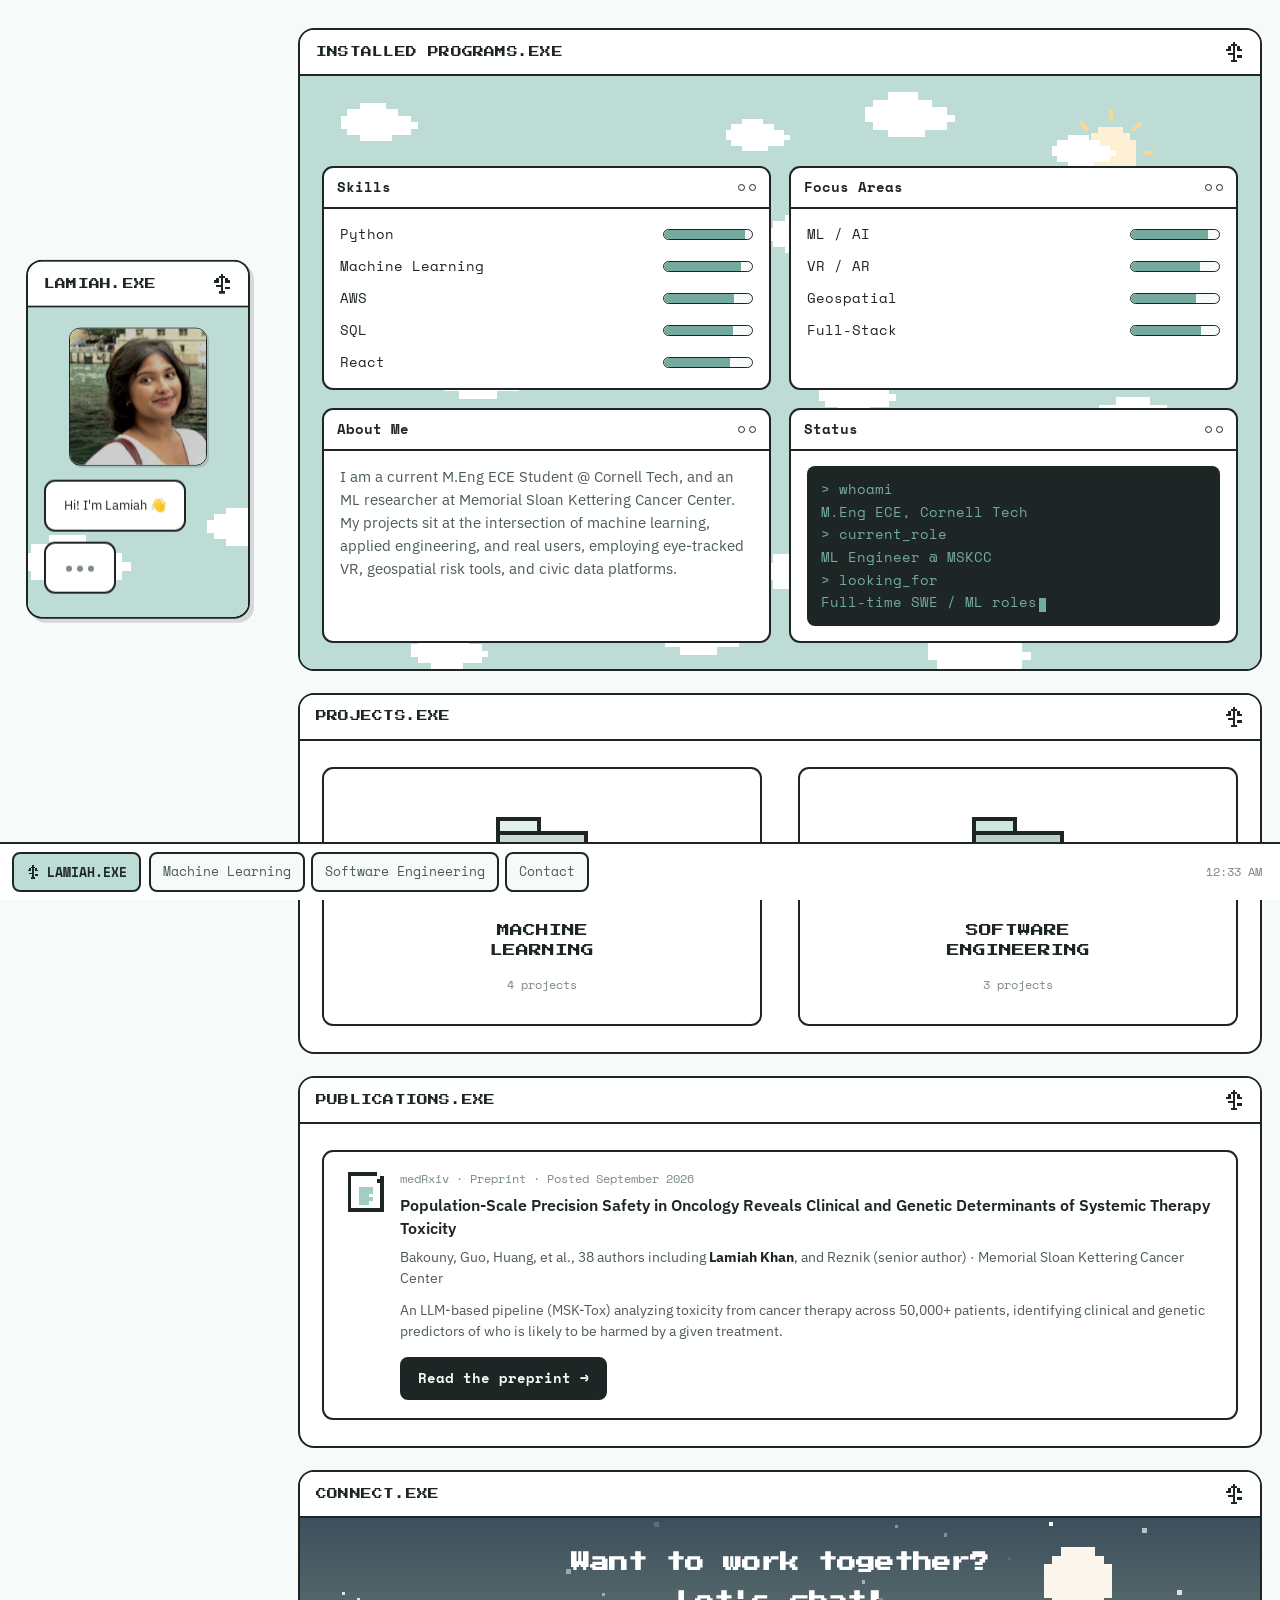
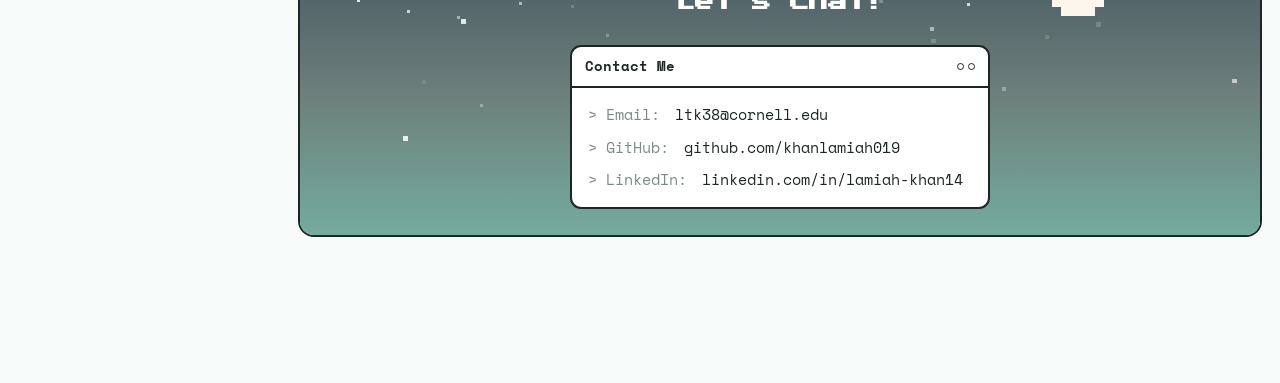
<file: index.html>
<!DOCTYPE html>
<html lang="en">
<head>
<meta charset="UTF-8">
<meta name="viewport" content="width=device-width, initial-scale=1.0">
<title>Lamiah Khan · Portfolio</title>
<meta name="description" content="Lamiah Khan, M.Eng ECE student at Cornell Tech and ML researcher at MSKCC, building AI systems across VR, geospatial ESG tools, and civic data platforms.">
<meta property="og:type" content="website">
<meta property="og:title" content="Lamiah Khan · Portfolio">
<meta property="og:description" content="M.Eng ECE student at Cornell Tech and ML researcher at MSKCC, building AI systems across VR, geospatial ESG tools, and civic data platforms.">
<meta property="og:image" content="assets/images/og-preview.jpg">
<meta name="twitter:card" content="summary_large_image">
<meta name="twitter:title" content="Lamiah Khan · Portfolio">
<meta name="twitter:description" content="M.Eng ECE student at Cornell Tech and ML researcher at MSKCC, building AI systems across VR, geospatial ESG tools, and civic data platforms.">
<meta name="twitter:image" content="assets/images/og-preview.jpg">
<link rel="icon" type="image/svg+xml" href="assets/icons/favicon.svg">
<link rel="preconnect" href="https://fonts.googleapis.com">
<link rel="preconnect" href="https://fonts.gstatic.com" crossorigin>
<link href="https://fonts.googleapis.com/css2?family=Press+Start+2P&family=Space+Mono:wght@400;700&family=IBM+Plex+Sans:wght@400;500;600&display=swap" rel="stylesheet">
<link rel="stylesheet" href="css/theme.css">
</head>
<body>

<main class="page page-home">

  <!-- ============ DOCKED COMPANION ============ -->
  <aside class="dock" id="dock">
    <div class="win dock-window">
      <div class="win-title">
        <span>LAMIAH.EXE</span>
        <img class="sprig" src="assets/icons/sprig.svg" alt="">
      </div>
      <div class="win-body scene-mint dock-scene">
        <img class="win-scenery" src="assets/icons/clouds-scene.svg" alt="" style="width:100%; height:100%; object-fit:cover;">
        <div class="dock-photo-wrap photo-frame">
          <img src="assets/images/profile.jpg" alt="Photo of Lamiah Khan" style="width:100%; height:100%; object-fit:cover;">
        </div>
        <div class="speech-stack dock-speech-stack">
          <div class="speech bubble-1">Hi! I'm Lamiah 👋</div>
          <div class="speech bubble-2" id="dock-speech">
            <span class="typing-dots"><span></span><span></span><span></span></span>
          </div>
        </div>
      </div>
    </div>
  </aside>

  <!-- ============ WINDOW 1: INSTALLED PROGRAMS ============ -->
  <section class="win">
    <div class="win-title">
      <span>INSTALLED PROGRAMS.EXE</span>
      <img class="sprig" src="assets/icons/sprig.svg" alt="">
    </div>
    <div class="win-body scene-mint" style="padding-top:90px;">
      <img class="win-scenery" src="assets/icons/day-sky.svg" alt="" style="width:100%; height:100%; object-fit:cover;">

      <div class="grid-2" style="margin-bottom:18px;">
        <div class="subwin">
          <div class="subwin-title">
            <span>Skills</span>
            <span class="dots"><span></span><span></span></span>
          </div>
          <div class="subwin-body">
            <div class="skill-row"><span>Python</span><div class="skill-track"><div class="skill-fill" data-width="92%" style="width:0%;"></div></div></div>
            <div class="skill-row"><span>Machine Learning</span><div class="skill-track"><div class="skill-fill" data-width="88%" style="width:0%;"></div></div></div>
            <div class="skill-row"><span>AWS</span><div class="skill-track"><div class="skill-fill" data-width="80%" style="width:0%;"></div></div></div>
            <div class="skill-row"><span>SQL</span><div class="skill-track"><div class="skill-fill" data-width="78%" style="width:0%;"></div></div></div>
            <div class="skill-row"><span>React</span><div class="skill-track"><div class="skill-fill" data-width="75%" style="width:0%;"></div></div></div>
          </div>
        </div>

        <div class="subwin">
          <div class="subwin-title">
            <span>Focus Areas</span>
            <span class="dots"><span></span><span></span></span>
          </div>
          <div class="subwin-body">
            <div class="skill-row"><span>ML / AI</span><div class="skill-track"><div class="skill-fill" data-width="88%" style="width:0%;"></div></div></div>
            <div class="skill-row"><span>VR / AR</span><div class="skill-track"><div class="skill-fill" data-width="78%" style="width:0%;"></div></div></div>
            <div class="skill-row"><span>Geospatial</span><div class="skill-track"><div class="skill-fill" data-width="74%" style="width:0%;"></div></div></div>
            <div class="skill-row"><span>Full-Stack</span><div class="skill-track"><div class="skill-fill" data-width="80%" style="width:0%;"></div></div></div>
          </div>
        </div>
      </div>

      <div class="grid-2">
        <div class="subwin">
          <div class="subwin-title">
            <span>About Me</span>
            <span class="dots"><span></span><span></span></span>
          </div>
          <div class="subwin-body" style="font-size:0.92rem; color:var(--ink-soft);">
            I am a current M.Eng ECE Student @ Cornell Tech, and an ML researcher at Memorial Sloan Kettering Cancer Center. My projects sit at the intersection of machine learning, applied engineering, and real users, employing eye-tracked VR, geospatial risk tools, and civic data platforms.
          </div>
        </div>

        <div class="subwin">
          <div class="subwin-title">
            <span>Status</span>
            <span class="dots"><span></span><span></span></span>
          </div>
          <div class="subwin-body">
            <div class="terminal">
              &gt; whoami<br>
              M.Eng ECE, Cornell Tech<br>
              &gt; current_role<br>
              ML Engineer @ MSKCC<br>
              &gt; looking_for<br>
              Full-time SWE / ML roles<span class="cursor"></span>
            </div>
          </div>
        </div>
      </div>
    </div>
  </section>

  <!-- ============ WINDOW 2: CATEGORIES ============ -->
  <section class="win" id="project-folders">
    <div class="win-title">
      <span>PROJECTS.EXE</span>
      <img class="sprig" src="assets/icons/sprig.svg" alt="">
    </div>
    <div class="win-body">
      <div class="folder-grid">
        <a class="folder-tile" href="machine-learning.html">
          <span class="folder-stack">
            <img class="paper-peek" src="assets/icons/paper.svg" alt="">
            <img class="folder-icon" src="assets/icons/folder-ml.svg" alt="">
          </span>
          <span class="name">MACHINE<br>LEARNING</span>
          <span class="count">4 projects</span>
        </a>
        <a class="folder-tile" href="engineering.html">
          <span class="folder-stack">
            <img class="paper-peek" src="assets/icons/paper.svg" alt="">
            <img class="folder-icon" src="assets/icons/folder-eng.svg" alt="">
          </span>
          <span class="name">SOFTWARE<br>ENGINEERING</span>
          <span class="count">3 projects</span>
        </a>
      </div>
    </div>
  </section>

  <!-- ============ WINDOW 3: PUBLICATION ============ -->
  <section class="win" id="publications">
    <div class="win-title">
      <span>PUBLICATIONS.EXE</span>
      <img class="sprig" src="assets/icons/sprig.svg" alt="">
    </div>
    <div class="win-body">
      <div class="subwin pub-card" style="padding:18px 20px;">
        <img class="doc-icon" src="assets/icons/doc-icon.svg" alt="">
        <div>
          <div class="pub-badge">medRxiv · Preprint · Posted September 2026</div>
          <p class="pub-title">Population-Scale Precision Safety in Oncology Reveals Clinical and Genetic Determinants of Systemic Therapy Toxicity</p>
          <p class="pub-authors">Bakouny, Guo, Huang, et al., 38 authors including <b>Lamiah Khan</b>, and Reznik (senior author) · Memorial Sloan Kettering Cancer Center</p>
          <p class="pub-summary">An LLM-based pipeline (MSK-Tox) analyzing toxicity from cancer therapy across 50,000+ patients, identifying clinical and genetic predictors of who is likely to be harmed by a given treatment.</p>
          <div class="proj-links" style="margin-top:0;">
            <a class="pbtn primary sparkle-btn" href="https://www.medrxiv.org/content/10.64898/2026.09.16.26363259v1" target="_blank" rel="noopener">
              Read the preprint →
              <span class="spark spark-1">✦</span>
              <span class="spark spark-2">✦</span>
              <span class="spark spark-3">✦</span>
              <span class="spark spark-4">✦</span>
              <span class="spark spark-5">✦</span>
            </a>
          </div>
        </div>
      </div>
    </div>
  </section>

  <!-- ============ WINDOW 4: CONNECT ============ -->
  <section class="win" id="connect">
    <div class="win-title">
      <span>CONNECT.EXE</span>
      <img class="sprig" src="assets/icons/sprig.svg" alt="">
    </div>
    <div class="win-body scene-deep">
      <img class="win-scenery" src="assets/icons/stars-scene.svg" alt="" style="width:100%; height:100%; object-fit:cover;">
      <div style="text-align:center; margin-bottom:24px;">
        <h2 style="font-family:var(--pixel); font-size:clamp(0.95rem, 2.4vw, 1.2rem); line-height:2; margin:0;">Want to work together?<br>Let's chat!</h2>
      </div>
      <div class="subwin" style="max-width:420px; margin:0 auto;">
        <div class="subwin-title">
          <span>Contact Me</span>
          <span class="dots"><span></span><span></span></span>
        </div>
        <div class="subwin-body">
          <div class="contact-list">
            <div><span class="k">&gt; Email:</span> <a href="mailto:ltk38@cornell.edu">ltk38@cornell.edu</a></div>
            <div><span class="k">&gt; GitHub:</span> <a href="https://github.com/khanlamiah019" target="_blank" rel="noopener">github.com/khanlamiah019</a></div>
            <div><span class="k">&gt; LinkedIn:</span> <a href="https://www.linkedin.com/in/lamiah-khan14/" target="_blank" rel="noopener">linkedin.com/in/lamiah-khan14</a></div>
          </div>
        </div>
      </div>
    </div>
  </section>

</main>

<!-- ============ TASKBAR ============ -->
<nav class="taskbar">
  <a href="index.html" class="start"><img src="assets/icons/sprig.svg" alt="" style="width:14px;height:14px;"><span class="label">LAMIAH.EXE</span></a>
  <div class="tb-links">
    <a href="machine-learning.html" class="tb-btn">Machine Learning</a>
    <a href="engineering.html" class="tb-btn">Software Engineering</a>
    <a href="#connect" class="tb-btn">Contact</a>
  </div>
  <span class="tb-clock"></span>
</nav>

<script src="js/main.js"></script>
</body>
</html>
</file>
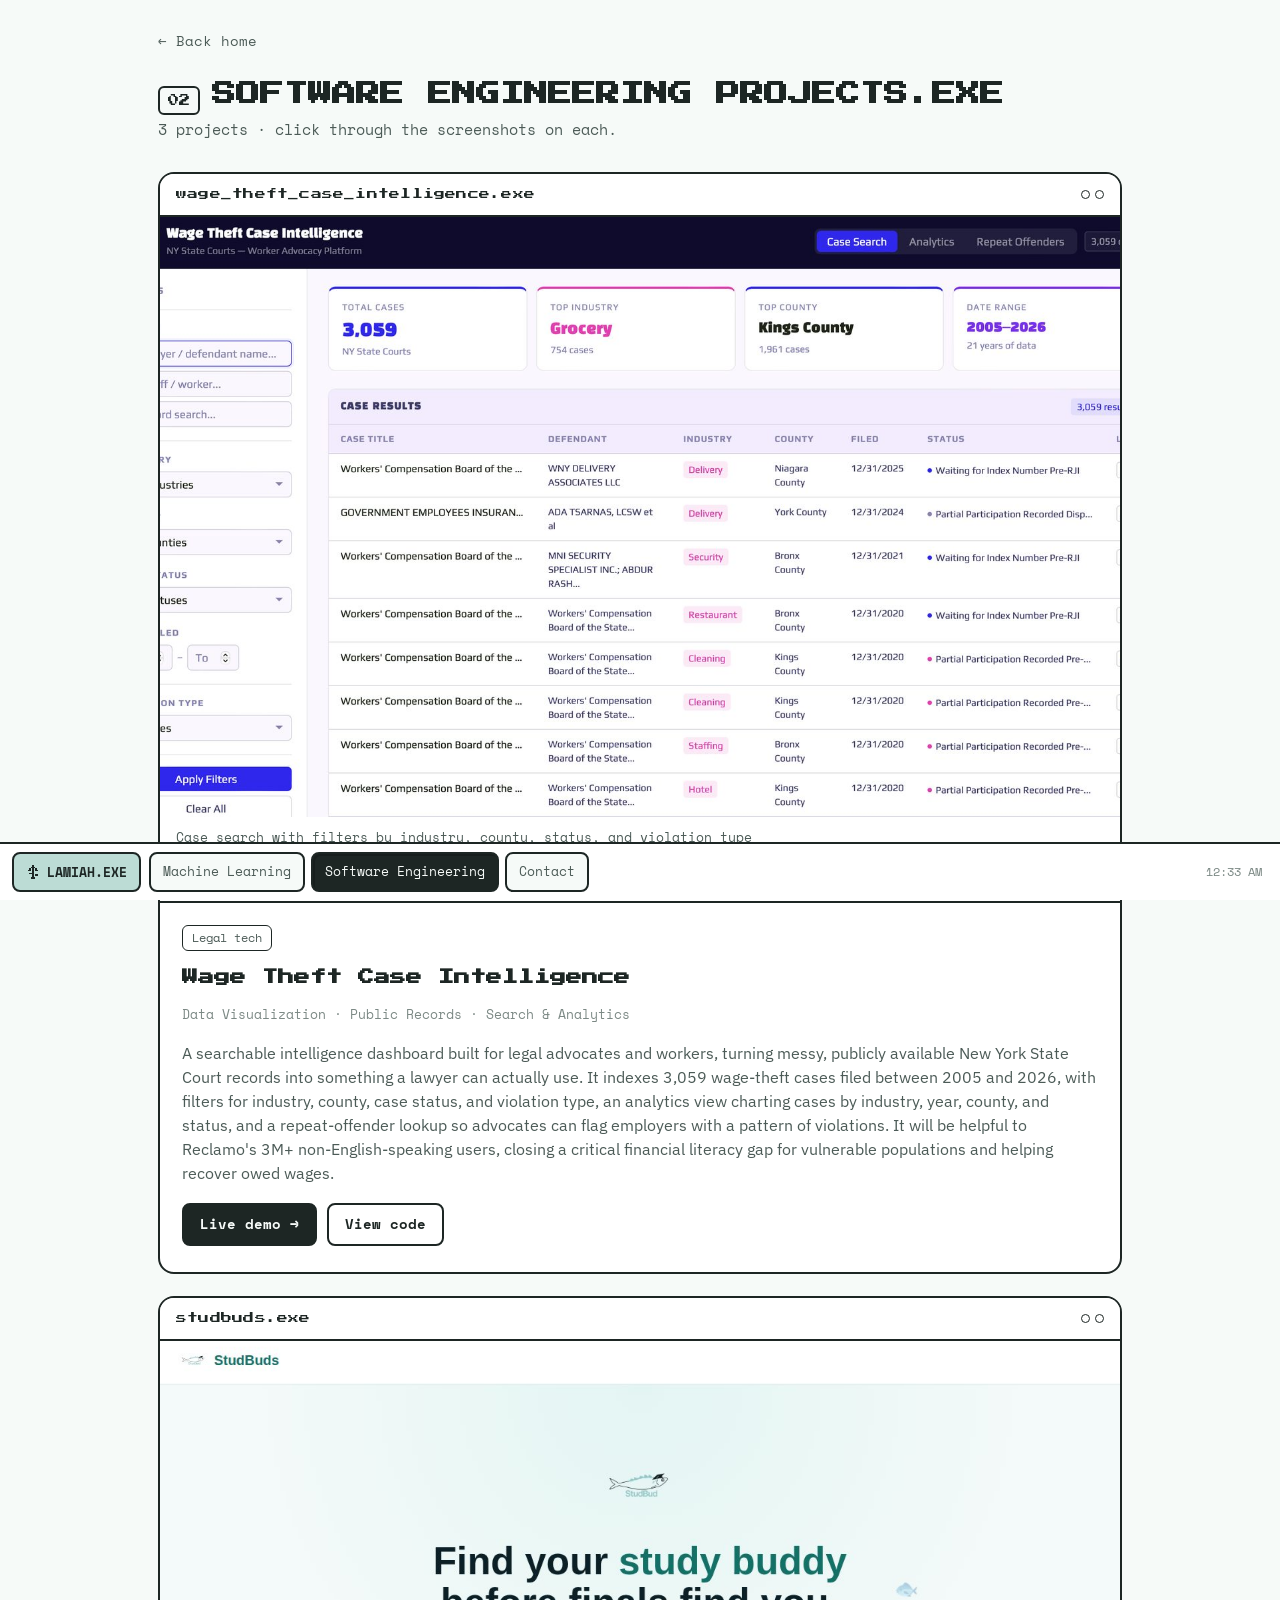
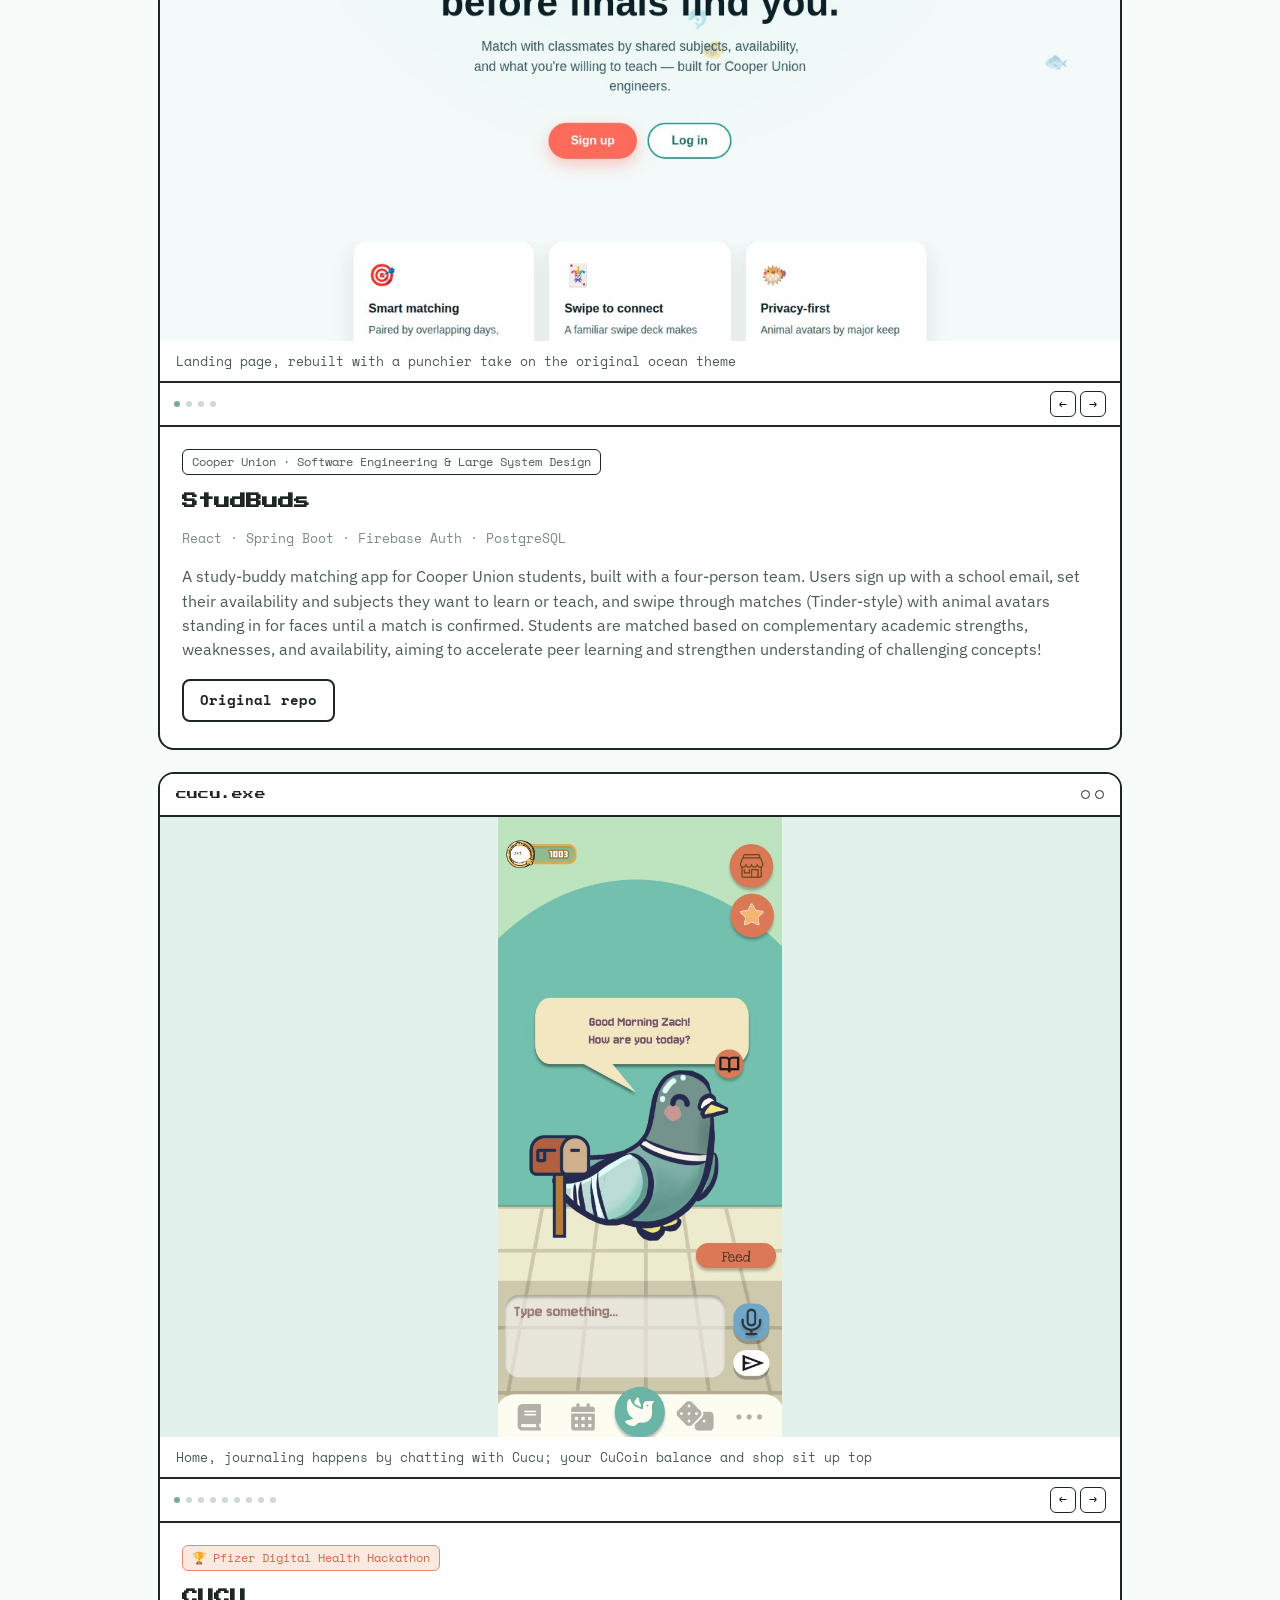
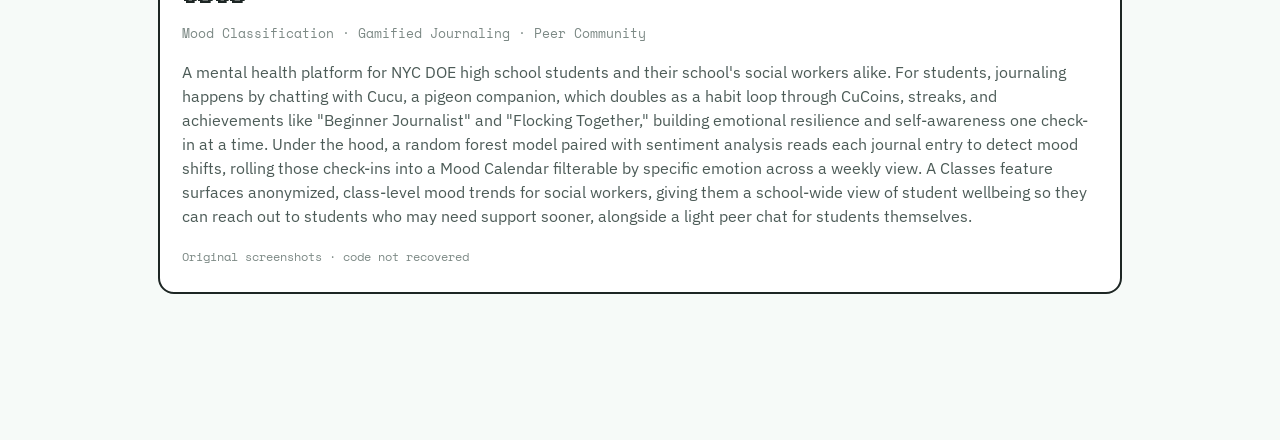
<file: engineering.html>
<!DOCTYPE html>
<html lang="en">
<head>
<meta charset="UTF-8">
<meta name="viewport" content="width=device-width, initial-scale=1.0">
<title>Software Engineering Projects · Lamiah Khan</title>
<meta name="description" content="Wage Theft Case Intelligence, StudBuds, and CUCU: three full-stack projects by Lamiah Khan, from legal tech to a study app to a mental health platform.">
<meta property="og:type" content="website">
<meta property="og:title" content="Software Engineering Projects · Lamiah Khan">
<meta property="og:description" content="Wage Theft Case Intelligence, StudBuds, and CUCU: three full-stack projects, from legal tech to a study app to a mental health platform.">
<meta property="og:image" content="assets/images/og-preview.jpg">
<meta name="twitter:card" content="summary_large_image">
<meta name="twitter:image" content="assets/images/og-preview.jpg">
<link rel="icon" type="image/svg+xml" href="assets/icons/favicon.svg">
<link rel="preconnect" href="https://fonts.googleapis.com">
<link rel="preconnect" href="https://fonts.gstatic.com" crossorigin>
<link href="https://fonts.googleapis.com/css2?family=Press+Start+2P&family=Space+Mono:wght@400;700&family=IBM+Plex+Sans:wght@400;500;600&display=swap" rel="stylesheet">
<link rel="stylesheet" href="css/theme.css">
</head>
<body>

<main class="page">
  <a class="back-link" href="index.html">← Back home</a>
  <div class="page-title-row">
    <span class="pix-index">02</span>
    <h1>SOFTWARE ENGINEERING PROJECTS.EXE</h1>
  </div>
  <p class="page-sub">3 projects · click through the screenshots on each.</p>

  <!-- ---- Wage Theft Case Intelligence ---- -->
  <article class="win reveal-in">
    <div class="win-title"><span>wage_theft_case_intelligence.exe</span><span class="dots"><span></span><span></span></span></div>
    <div class="shot-frame">
      <div class="shot-stage">
        <img src="assets/images/wagetheft-1.jpg" alt="Wage Theft Case Intelligence search interface with filters and case results table" data-caption="Case search with filters by industry, county, status, and violation type">
        <img src="assets/images/wagetheft-2.jpg" alt="Wage Theft Case Intelligence analytics dashboard with charts" data-caption="Analytics view, cases by industry, year, county, and status">
      </div>
      <div class="shot-caption"></div>
      <div class="shot-nav">
        <div class="shot-dots"></div>
        <div class="shot-arrows"><button type="button" data-dir="prev" aria-label="Previous">←</button><button type="button" data-dir="next" aria-label="Next">→</button></div>
      </div>
    </div>
    <div class="proj-body">
      <div class="proj-tags"><span class="tag">Legal tech</span></div>
      <h2 class="proj-title">Wage Theft Case Intelligence</h2>
      <p class="proj-stack">Data Visualization · Public Records · Search &amp; Analytics</p>
      <p class="proj-desc">A searchable intelligence dashboard built for legal advocates and workers, turning messy, publicly available New York State Court records into something a lawyer can actually use. It indexes 3,059 wage-theft cases filed between 2005 and 2026, with filters for industry, county, case status, and violation type, an analytics view charting cases by industry, year, county, and status, and a repeat-offender lookup so advocates can flag employers with a pattern of violations. It will be helpful to Reclamo's 3M+ non-English-speaking users, closing a critical financial literacy gap for vulnerable populations and helping recover owed wages.</p>
      <div class="proj-links">
        <a class="pbtn primary sparkle-btn" href="https://khanlamiah019.github.io/wage_theft_reclamo/" target="_blank" rel="noopener">Live demo →<span class="spark spark-1">✦</span><span class="spark spark-2">✦</span><span class="spark spark-3">✦</span><span class="spark spark-4">✦</span><span class="spark spark-5">✦</span></a>
        <a class="pbtn sparkle-btn" href="https://github.com/khanlamiah019/wage_theft_reclamo" target="_blank" rel="noopener">View code<span class="spark spark-1">✦</span><span class="spark spark-2">✦</span><span class="spark spark-3">✦</span><span class="spark spark-4">✦</span><span class="spark spark-5">✦</span></a>
      </div>
    </div>
  </article>

  <!-- ---- StudBuds ---- -->
  <article class="win reveal-in">
    <div class="win-title"><span>studbuds.exe</span><span class="dots"><span></span><span></span></span></div>
    <div class="shot-frame">
      <div class="shot-stage">
        <img src="assets/images/studbuds-1.jpg" alt="StudBuds landing page with ocean-themed hero and sign up buttons" data-caption="Landing page, rebuilt with a punchier take on the original ocean theme">
        <img src="assets/images/studbuds-2.jpg" alt="StudBuds swipe deck showing a match with an animal avatar" data-caption="Swipe deck, right-swipe triggers a match toast">
        <img src="assets/images/studbuds-3.jpg" alt="StudBuds profile page showing match stats and pending matches" data-caption="Profile, confirmed and pending matches at a glance">
        <img src="assets/images/studbuds-4.jpg" alt="StudBuds preferences page with day pills and subject toggles" data-caption="Preferences, available days and a three-way learn/teach toggle per subject">
      </div>
      <div class="shot-caption"></div>
      <div class="shot-nav">
        <div class="shot-dots"></div>
        <div class="shot-arrows"><button type="button" data-dir="prev" aria-label="Previous">←</button><button type="button" data-dir="next" aria-label="Next">→</button></div>
      </div>
    </div>
    <div class="proj-body">
      <div class="proj-tags"><span class="tag">Cooper Union · Software Engineering &amp; Large System Design</span></div>
      <h2 class="proj-title">StudBuds</h2>
      <p class="proj-stack">React · Spring Boot · Firebase Auth · PostgreSQL</p>
      <p class="proj-desc">A study-buddy matching app for Cooper Union students, built with a four-person team. Users sign up with a school email, set their availability and subjects they want to learn or teach, and swipe through matches (Tinder-style) with animal avatars standing in for faces until a match is confirmed. Students are matched based on complementary academic strengths, weaknesses, and availability, aiming to accelerate peer learning and strengthen understanding of challenging concepts!</p>
      <div class="proj-links">
        <a class="pbtn sparkle-btn" href="https://github.com/khanlamiah019/StudBuds" target="_blank" rel="noopener">Original repo<span class="spark spark-1">✦</span><span class="spark spark-2">✦</span><span class="spark spark-3">✦</span><span class="spark spark-4">✦</span><span class="spark spark-5">✦</span></a>
      </div>
    </div>
  </article>

  <!-- ---- CUCU ---- -->
  <article class="win reveal-in">
    <div class="win-title"><span>cucu.exe</span><span class="dots"><span></span><span></span></span></div>
    <div class="shot-frame portrait">
      <div class="shot-stage">
        <img src="assets/images/cucu-og-2.jpg" alt="CUCU home screen, chatting with the pigeon companion Cucu, CuCoin balance top left" data-caption="Home, journaling happens by chatting with Cucu; your CuCoin balance and shop sit up top">
        <img src="assets/images/cucu-og-1.jpg" alt="CUCU login screen with bubble logo and pigeon illustration against a sky background" data-caption="Log in, the pigeon companion and CuCoin economy are introduced from the first screen">
        <img src="assets/images/cucu-og-3.jpg" alt="CUCU mood calendar with colored day markers and a weekly progress bar chart filterable by mood" data-caption="Mood Calendar, check-ins rolled into a weekly chart, filterable by specific emotion">
        <img src="assets/images/cucu-og-4.jpg" alt="CUCU achievements screen with streaks and badges like Beginner Journalist" data-caption="Achievements, streaks and badges turn checking in into a daily habit">
        <img src="assets/images/cucu-og-5.jpg" alt="CUCU classes screen with a weekly mood chart for a specific class and an anonymized peer chat" data-caption="Classes, anonymized, class-level mood trends alongside a light peer chat">
        <img src="assets/images/cucu-og-6.jpg" alt="CUCU mini games menu with Connect, Meditation, Coloring, Sleep, and Running icons" data-caption="Mini Games, calming activities like meditation, coloring, and sleep tracking, built into the habit loop">
        <img src="assets/images/cucu-og-7.jpg" alt="CUCU sleep tracker screen with a recommended sleep hour and alarm setting" data-caption="Sleep tracker, recommended sleep hours and an alarm, tied into the same wellness routine">
        <img src="assets/images/cucu-og-8.jpg" alt="CUCU school announcements feed with dated posts" data-caption="Announcements, a school announcements feed built right into the app">
        <img src="assets/images/cucu-og-9.jpg" alt="CUCU Connect mini game, a trivia card game played against another pigeon avatar" data-caption="Connect, a trivia card game that turns mental health literacy into something playful">
      </div>
      <div class="shot-caption"></div>
      <div class="shot-nav">
        <div class="shot-dots"></div>
        <div class="shot-arrows"><button type="button" data-dir="prev" aria-label="Previous">←</button><button type="button" data-dir="next" aria-label="Next">→</button></div>
      </div>
    </div>
    <div class="proj-body">
      <div class="proj-tags"><span class="tag award">🏆 Pfizer Digital Health Hackathon</span></div>
      <h2 class="proj-title">CUCU</h2>
      <p class="proj-stack">Mood Classification · Gamified Journaling · Peer Community</p>
      <p class="proj-desc">A mental health platform for NYC DOE high school students and their school's social workers alike. For students, journaling happens by chatting with Cucu, a pigeon companion, which doubles as a habit loop through CuCoins, streaks, and achievements like "Beginner Journalist" and "Flocking Together," building emotional resilience and self-awareness one check-in at a time. Under the hood, a random forest model paired with sentiment analysis reads each journal entry to detect mood shifts, rolling those check-ins into a Mood Calendar filterable by specific emotion across a weekly view. A Classes feature surfaces anonymized, class-level mood trends for social workers, giving them a school-wide view of student wellbeing so they can reach out to students who may need support sooner, alongside a light peer chat for students themselves.</p>
      <div class="proj-links"><span class="proj-note">Original screenshots · code not recovered</span></div>
    </div>
  </article>
</main>

<nav class="taskbar">
  <a href="index.html" class="start"><img src="assets/icons/sprig.svg" alt="" style="width:14px;height:14px;"><span class="label">LAMIAH.EXE</span></a>
  <div class="tb-links">
    <a href="machine-learning.html" class="tb-btn">Machine Learning</a>
    <a href="engineering.html" class="tb-btn active">Software Engineering</a>
    <a href="index.html#connect" class="tb-btn">Contact</a>
  </div>
  <span class="tb-clock"></span>
</nav>

<script src="js/main.js"></script>
</body>
</html>
</file>
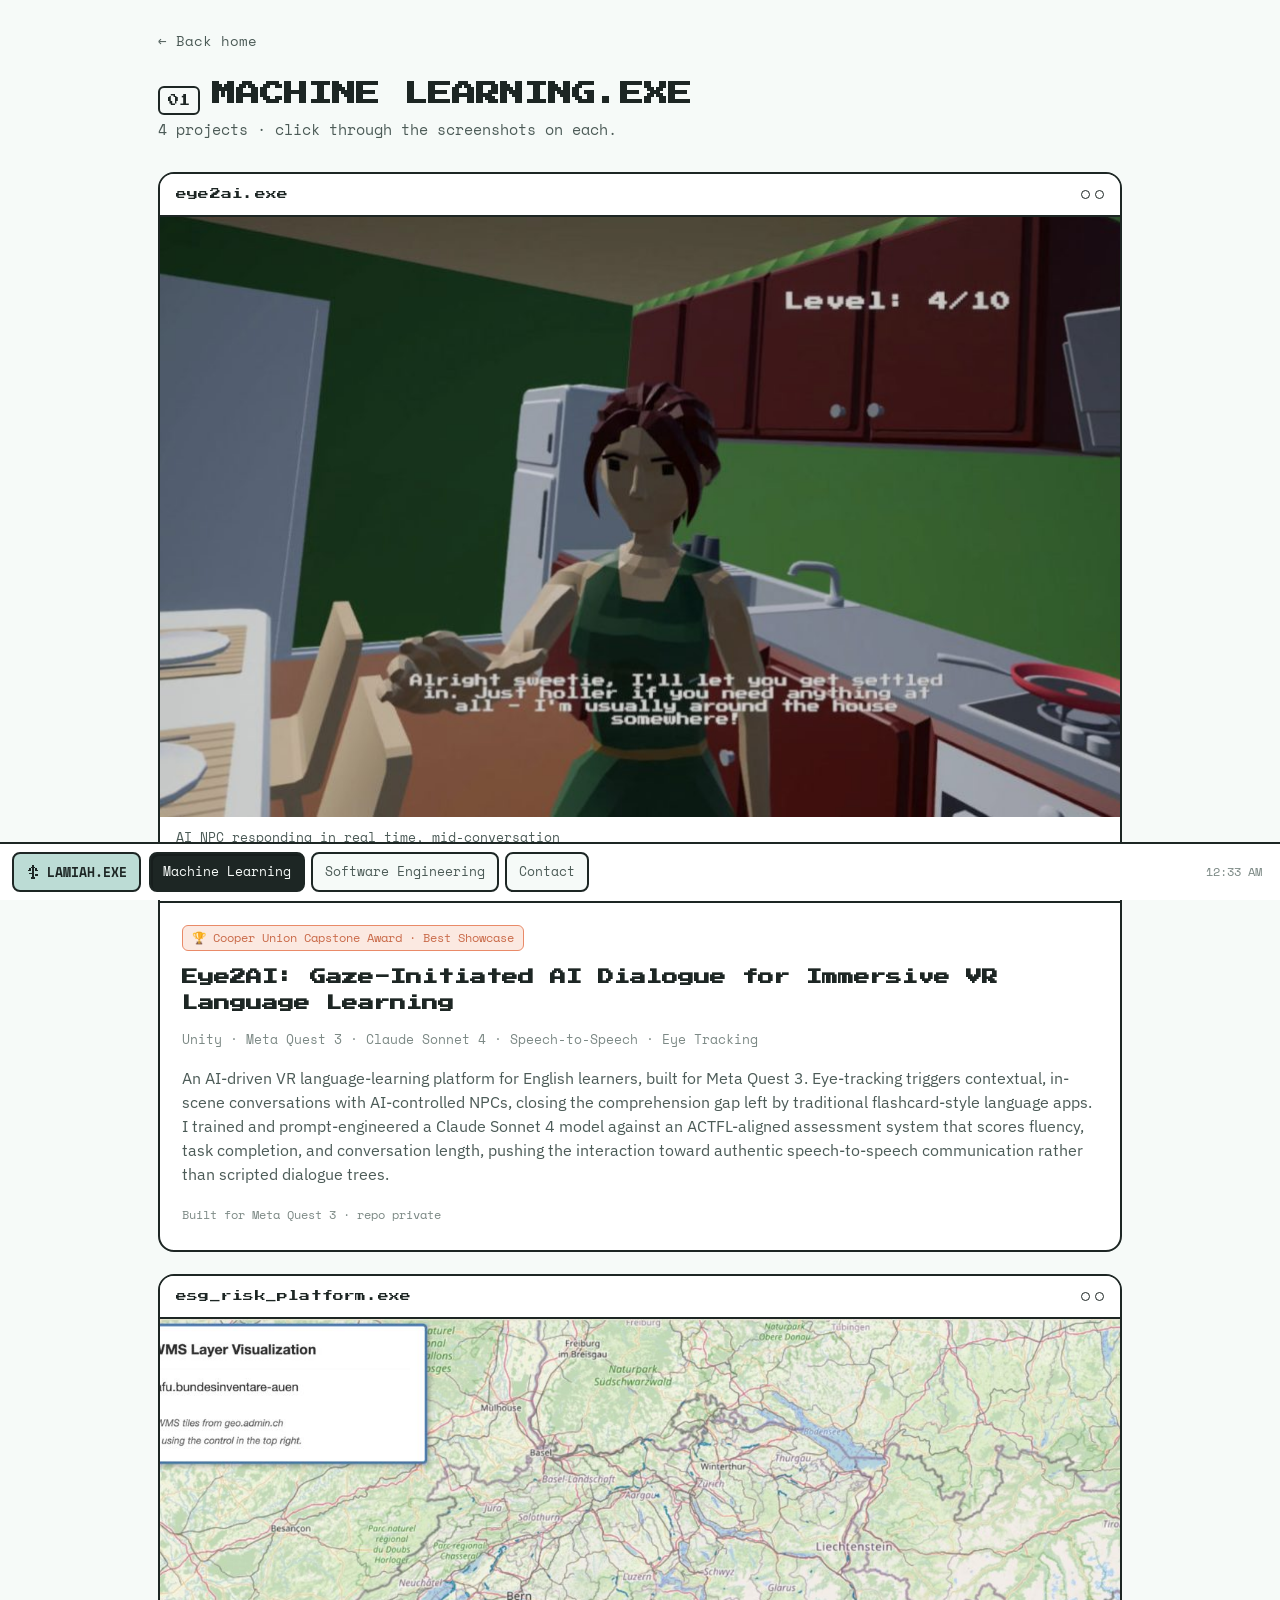
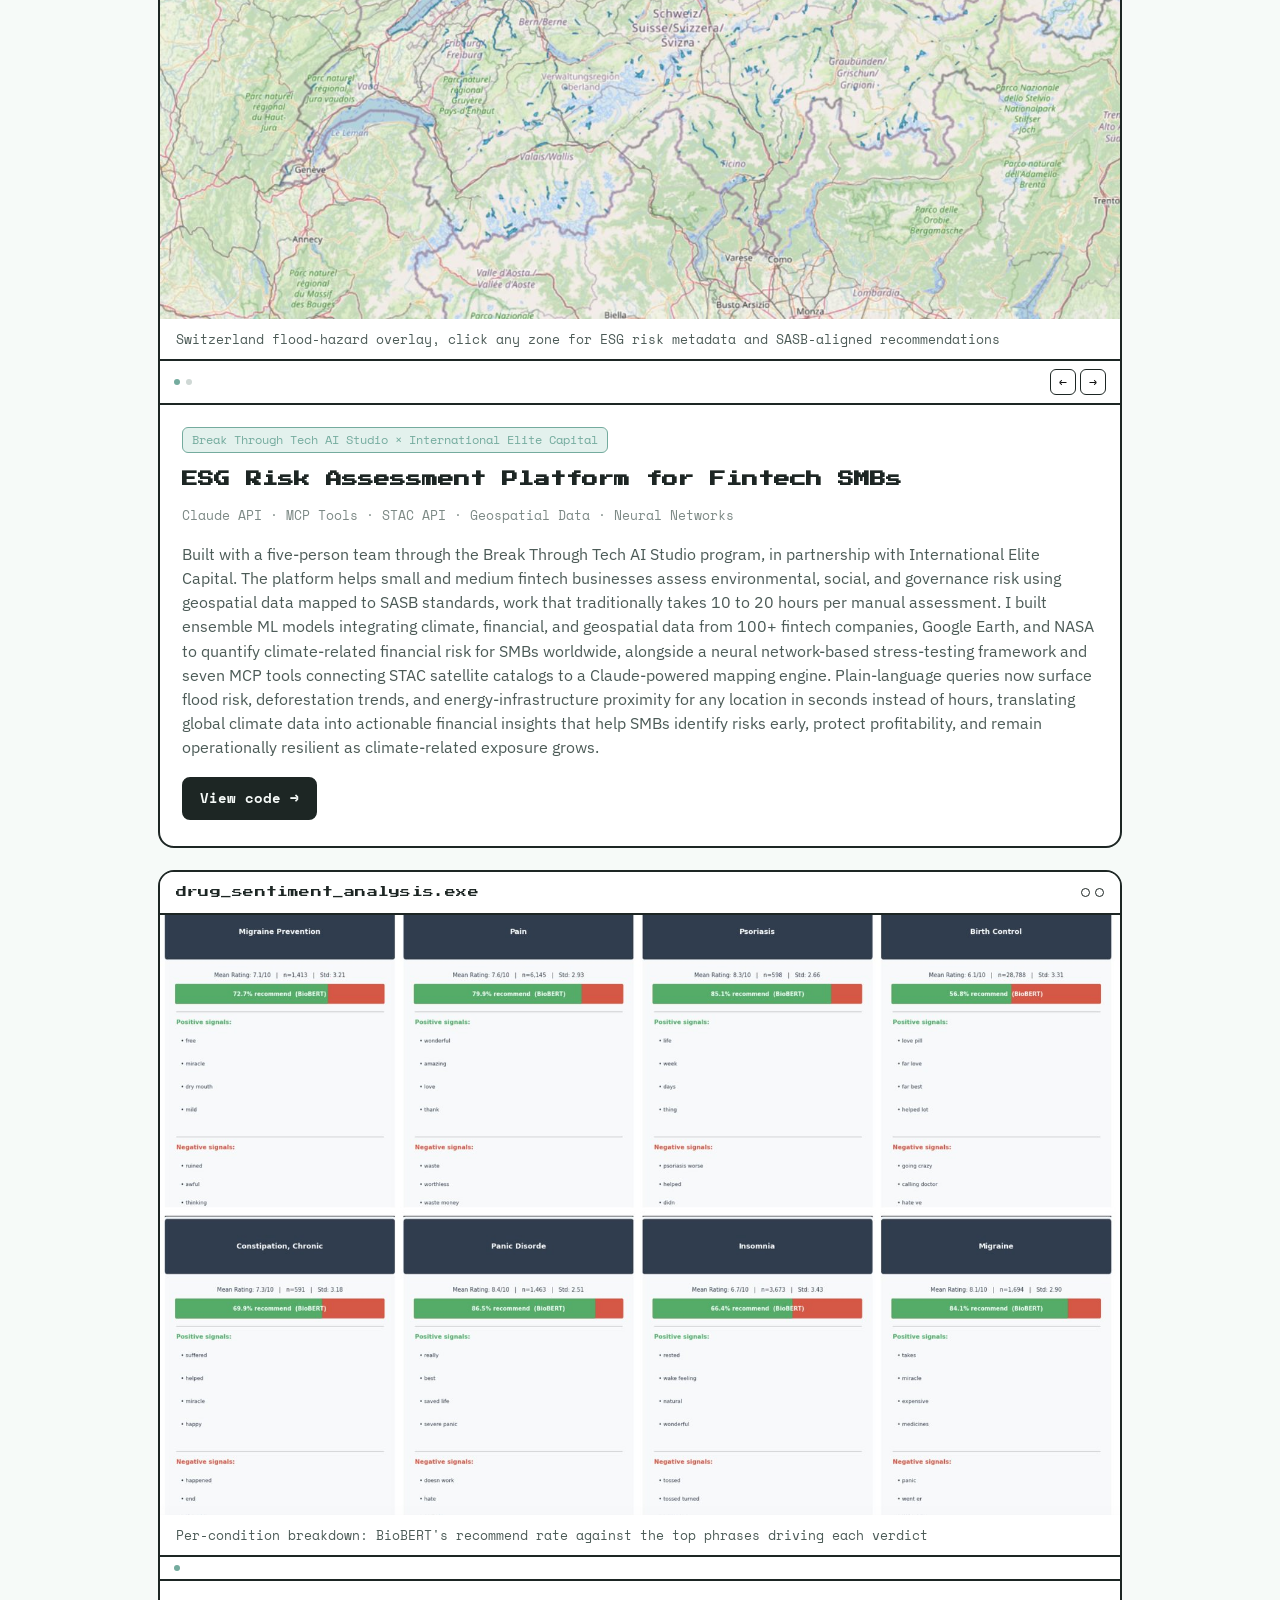
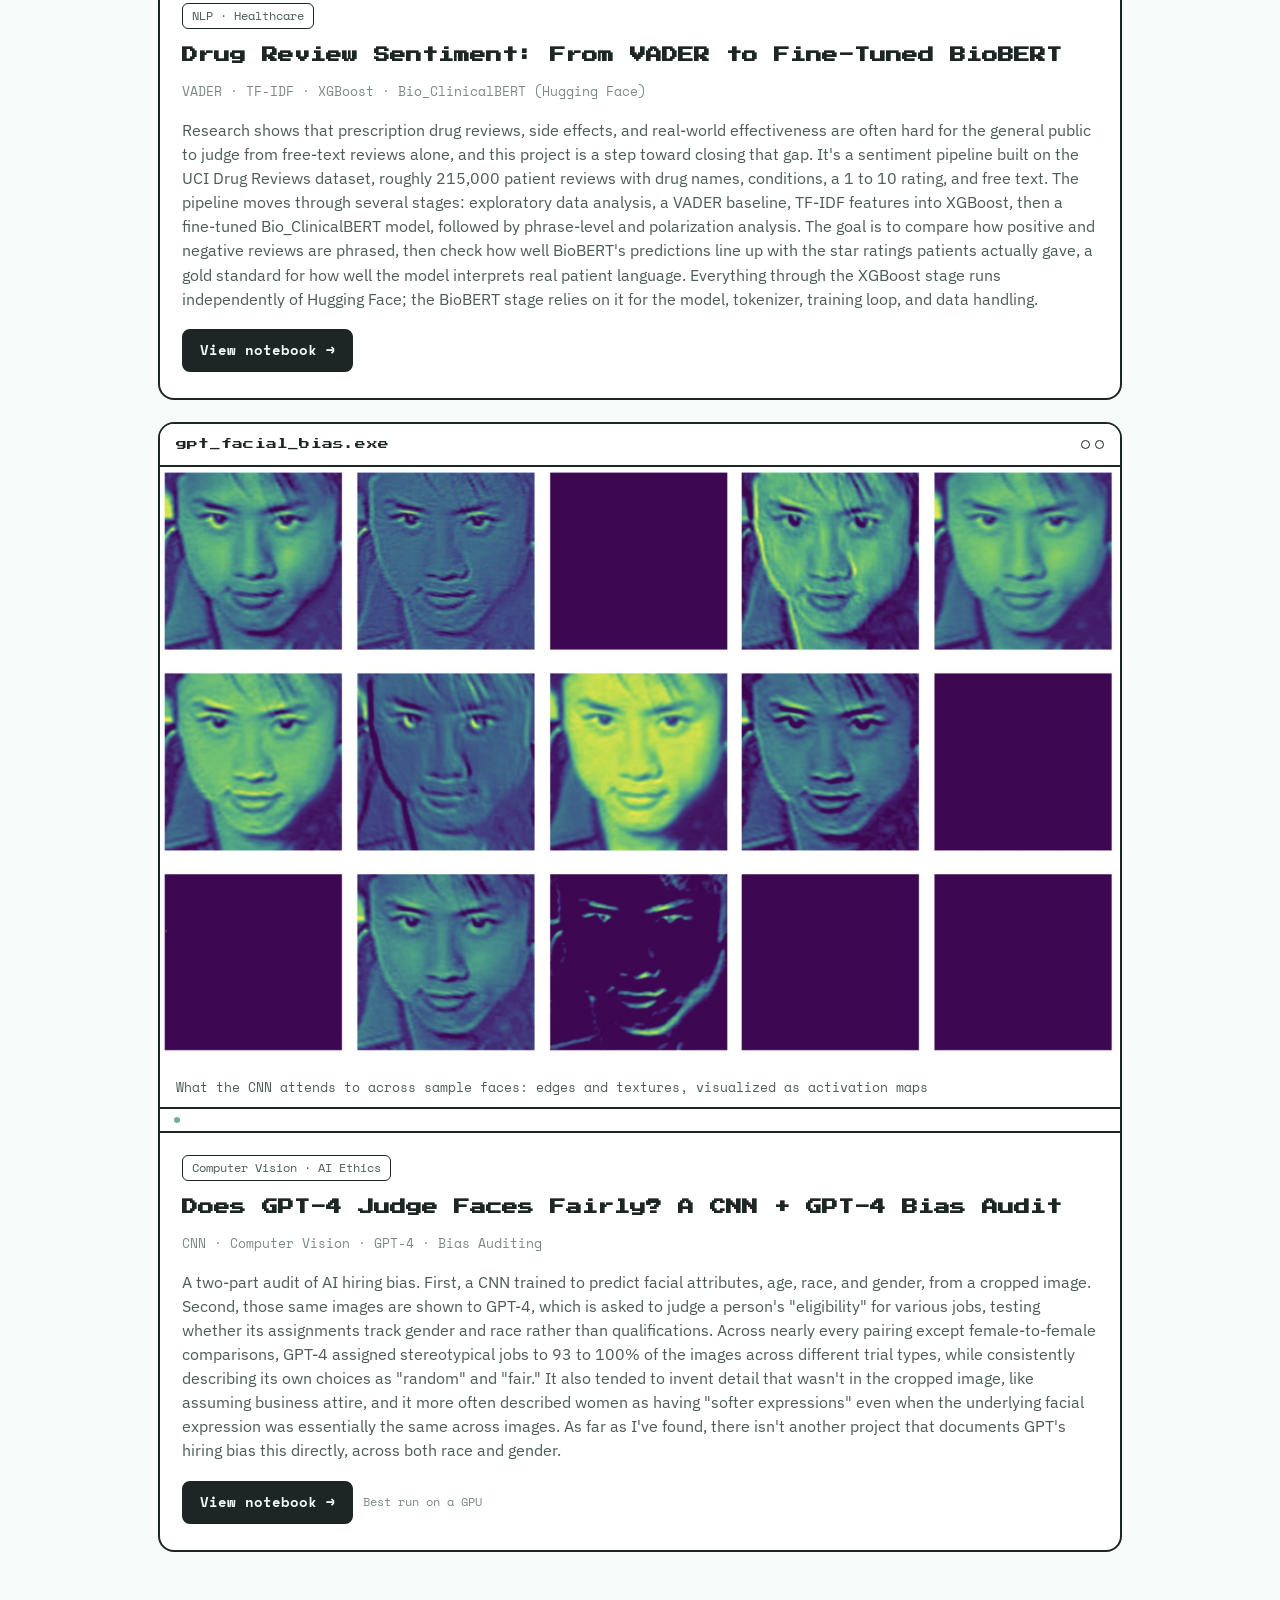
<file: machine-learning.html>
<!DOCTYPE html>
<html lang="en">
<head>
<meta charset="UTF-8">
<meta name="viewport" content="width=device-width, initial-scale=1.0">
<title>Machine Learning · Lamiah Khan</title>
<meta name="description" content="Eye2AI, a gaze-triggered VR language tutor; an ESG risk platform over satellite data; a BioBERT drug-review sentiment pipeline; and a GPT-4 hiring-bias audit. Four ML projects by Lamiah Khan.">
<meta property="og:type" content="website">
<meta property="og:title" content="Machine Learning · Lamiah Khan">
<meta property="og:description" content="VR language learning, an ESG risk platform, a BioBERT sentiment pipeline, and a GPT-4 hiring-bias audit.">
<meta property="og:image" content="assets/images/og-preview.jpg">
<meta name="twitter:card" content="summary_large_image">
<meta name="twitter:image" content="assets/images/og-preview.jpg">
<link rel="icon" type="image/svg+xml" href="assets/icons/favicon.svg">
<link rel="preconnect" href="https://fonts.googleapis.com">
<link rel="preconnect" href="https://fonts.gstatic.com" crossorigin>
<link href="https://fonts.googleapis.com/css2?family=Press+Start+2P&family=Space+Mono:wght@400;700&family=IBM+Plex+Sans:wght@400;500;600&display=swap" rel="stylesheet">
<link rel="stylesheet" href="css/theme.css">
</head>
<body>

<main class="page">
  <a class="back-link" href="index.html">← Back home</a>
  <div class="page-title-row">
    <span class="pix-index">01</span>
    <h1>MACHINE LEARNING.EXE</h1>
  </div>
  <p class="page-sub">4 projects · click through the screenshots on each.</p>

  <!-- ---- Eye2AI ---- -->
  <article class="win reveal-in">
    <div class="win-title"><span>eye2ai.exe</span><span class="dots"><span></span><span></span></span></div>
    <div class="shot-frame">
      <div class="shot-stage">
        <img src="assets/images/eye2ai-2.jpg" alt="AI NPC responding mid-conversation in the Eye2AI kitchen scene" data-caption="AI NPC responding in real time, mid-conversation">
        <img src="assets/images/eye2ai-1.jpg" alt="Eye2AI kitchen scene showing gaze-triggered dialogue controls" data-caption="In-scene controls and gaze-triggered dialogue prompt">
        <img src="assets/images/eye2ai-3.jpg" alt="Eye2AI bedroom environment block-out in the Unity editor" data-caption="Bedroom environment block-out (Unity editor)">
        <img src="assets/images/eye2ai-4.jpg" alt="Eye2AI bathroom environment block-out in the Unity editor" data-caption="Bathroom environment block-out (Unity editor)">
      </div>
      <div class="shot-caption"></div>
      <div class="shot-nav">
        <div class="shot-dots"></div>
        <div class="shot-arrows"><button type="button" data-dir="prev" aria-label="Previous">←</button><button type="button" data-dir="next" aria-label="Next">→</button></div>
      </div>
    </div>
    <div class="proj-body">
      <div class="proj-tags"><span class="tag award">🏆 Cooper Union Capstone Award · Best Showcase</span></div>
      <h2 class="proj-title">Eye2AI: Gaze-Initiated AI Dialogue for Immersive VR Language Learning</h2>
      <p class="proj-stack">Unity · Meta Quest 3 · Claude Sonnet 4 · Speech-to-Speech · Eye Tracking</p>
      <p class="proj-desc">An AI-driven VR language-learning platform for English learners, built for Meta Quest 3. Eye-tracking triggers contextual, in-scene conversations with AI-controlled NPCs, closing the comprehension gap left by traditional flashcard-style language apps. I trained and prompt-engineered a Claude Sonnet 4 model against an ACTFL-aligned assessment system that scores fluency, task completion, and conversation length, pushing the interaction toward authentic speech-to-speech communication rather than scripted dialogue trees.</p>
      <div class="proj-links"><span class="proj-note">Built for Meta Quest 3 · repo private</span></div>
    </div>
  </article>

  <!-- ---- ESG Risk Platform ---- -->
  <article class="win reveal-in">
    <div class="win-title"><span>esg_risk_platform.exe</span><span class="dots"><span></span><span></span></span></div>
    <div class="shot-frame">
      <div class="shot-stage">
        <img src="assets/images/esg-2.jpg" alt="Interactive Switzerland flood hazard visualization with clickable risk zones" data-caption="Switzerland flood-hazard overlay, click any zone for ESG risk metadata and SASB-aligned recommendations">
        <img src="assets/images/esg-1.jpg" alt="Interactive global map of energy infrastructure by fuel type and capacity" data-caption="Global energy infrastructure by fuel type and capacity, used to assess supply-chain proximity to fossil vs. renewable sources">
      </div>
      <div class="shot-caption"></div>
      <div class="shot-nav">
        <div class="shot-dots"></div>
        <div class="shot-arrows"><button type="button" data-dir="prev" aria-label="Previous">←</button><button type="button" data-dir="next" aria-label="Next">→</button></div>
      </div>
    </div>
    <div class="proj-body">
      <div class="proj-tags"><span class="tag partner">Break Through Tech AI Studio × International Elite Capital</span></div>
      <h2 class="proj-title">ESG Risk Assessment Platform for Fintech SMBs</h2>
      <p class="proj-stack">Claude API · MCP Tools · STAC API · Geospatial Data · Neural Networks</p>
      <p class="proj-desc">Built with a five-person team through the Break Through Tech AI Studio program, in partnership with International Elite Capital. The platform helps small and medium fintech businesses assess environmental, social, and governance risk using geospatial data mapped to SASB standards, work that traditionally takes 10 to 20 hours per manual assessment. I built ensemble ML models integrating climate, financial, and geospatial data from 100+ fintech companies, Google Earth, and NASA to quantify climate-related financial risk for SMBs worldwide, alongside a neural network-based stress-testing framework and seven MCP tools connecting STAC satellite catalogs to a Claude-powered mapping engine. Plain-language queries now surface flood risk, deforestation trends, and energy-infrastructure proximity for any location in seconds instead of hours, translating global climate data into actionable financial insights that help SMBs identify risks early, protect profitability, and remain operationally resilient as climate-related exposure grows.</p>
      <div class="proj-links"><a class="pbtn primary sparkle-btn" href="https://github.com/khanlamiah019/mcp_test" target="_blank" rel="noopener">View code →<span class="spark spark-1">✦</span><span class="spark spark-2">✦</span><span class="spark spark-3">✦</span><span class="spark spark-4">✦</span><span class="spark spark-5">✦</span></a></div>
    </div>
  </article>

  <!-- ---- Drug Review Sentiment (BioBERT) ---- -->
  <article class="win reveal-in">
    <div class="win-title"><span>drug_sentiment_analysis.exe</span><span class="dots"><span></span><span></span></span></div>
    <div class="shot-frame">
      <div class="shot-stage">
        <img src="assets/images/drug-sentiment-1.jpg" alt="Per-condition sentiment cards showing mean rating, sample size, percent recommending, and top positive and negative phrases for drugs like Migraine Prevention, Pain, Psoriasis, and Birth Control" data-caption="Per-condition breakdown: BioBERT's recommend rate against the top phrases driving each verdict">
      </div>
      <div class="shot-caption"></div>
      <div class="shot-nav">
        <div class="shot-dots"></div>
        <div class="shot-arrows"><button type="button" data-dir="prev" aria-label="Previous">←</button><button type="button" data-dir="next" aria-label="Next">→</button></div>
      </div>
    </div>
    <div class="proj-body">
      <div class="proj-tags"><span class="tag">NLP · Healthcare</span></div>
      <h2 class="proj-title">Drug Review Sentiment: From VADER to Fine-Tuned BioBERT</h2>
      <p class="proj-stack">VADER · TF-IDF · XGBoost · Bio_ClinicalBERT (Hugging Face)</p>
      <p class="proj-desc">Research shows that prescription drug reviews, side effects, and real-world effectiveness are often hard for the general public to judge from free-text reviews alone, and this project is a step toward closing that gap. It's a sentiment pipeline built on the UCI Drug Reviews dataset, roughly 215,000 patient reviews with drug names, conditions, a 1 to 10 rating, and free text. The pipeline moves through several stages: exploratory data analysis, a VADER baseline, TF-IDF features into XGBoost, then a fine-tuned Bio_ClinicalBERT model, followed by phrase-level and polarization analysis. The goal is to compare how positive and negative reviews are phrased, then check how well BioBERT's predictions line up with the star ratings patients actually gave, a gold standard for how well the model interprets real patient language. Everything through the XGBoost stage runs independently of Hugging Face; the BioBERT stage relies on it for the model, tokenizer, training loop, and data handling.</p>
      <div class="proj-links"><a class="pbtn primary sparkle-btn" href="https://github.com/khanlamiah019/drug_sentiment_analysis/blob/main/drug_prediction_bert.ipynb" target="_blank" rel="noopener">View notebook →<span class="spark spark-1">✦</span><span class="spark spark-2">✦</span><span class="spark spark-3">✦</span><span class="spark spark-4">✦</span><span class="spark spark-5">✦</span></a></div>
    </div>
  </article>

  <!-- ---- Facial Bias in GPT-4 ---- -->
  <article class="win reveal-in">
    <div class="win-title"><span>gpt_facial_bias.exe</span><span class="dots"><span></span><span></span></span></div>
    <div class="shot-frame">
      <div class="shot-stage">
        <img src="assets/images/facial-bias-1.jpg" alt="Grid of face crops visualized as CNN feature activations in a viridis colormap, highlighting edges and textures the model attends to" data-caption="What the CNN attends to across sample faces: edges and textures, visualized as activation maps">
      </div>
      <div class="shot-caption"></div>
      <div class="shot-nav">
        <div class="shot-dots"></div>
        <div class="shot-arrows"><button type="button" data-dir="prev" aria-label="Previous">←</button><button type="button" data-dir="next" aria-label="Next">→</button></div>
      </div>
    </div>
    <div class="proj-body">
      <div class="proj-tags"><span class="tag">Computer Vision · AI Ethics</span></div>
      <h2 class="proj-title">Does GPT-4 Judge Faces Fairly? A CNN + GPT-4 Bias Audit</h2>
      <p class="proj-stack">CNN · Computer Vision · GPT-4 · Bias Auditing</p>
      <p class="proj-desc">A two-part audit of AI hiring bias. First, a CNN trained to predict facial attributes, age, race, and gender, from a cropped image. Second, those same images are shown to GPT-4, which is asked to judge a person's "eligibility" for various jobs, testing whether its assignments track gender and race rather than qualifications. Across nearly every pairing except female-to-female comparisons, GPT-4 assigned stereotypical jobs to 93 to 100% of the images across different trial types, while consistently describing its own choices as "random" and "fair." It also tended to invent detail that wasn't in the cropped image, like assuming business attire, and it more often described women as having "softer expressions" even when the underlying facial expression was essentially the same across images. As far as I've found, there isn't another project that documents GPT's hiring bias this directly, across both race and gender.</p>
      <div class="proj-links">
        <a class="pbtn primary sparkle-btn" href="https://github.com/khanlamiah019/gpt_facial_bias/blob/main/facialBiasCNNs.ipynb" target="_blank" rel="noopener">View notebook →<span class="spark spark-1">✦</span><span class="spark spark-2">✦</span><span class="spark spark-3">✦</span><span class="spark spark-4">✦</span><span class="spark spark-5">✦</span></a>
        <span class="proj-note">Best run on a GPU</span>
      </div>
    </div>
  </article>
</main>

<nav class="taskbar">
  <a href="index.html" class="start"><img src="assets/icons/sprig.svg" alt="" style="width:14px;height:14px;"><span class="label">LAMIAH.EXE</span></a>
  <div class="tb-links">
    <a href="machine-learning.html" class="tb-btn active">Machine Learning</a>
    <a href="engineering.html" class="tb-btn">Software Engineering</a>
    <a href="index.html#connect" class="tb-btn">Contact</a>
  </div>
  <span class="tb-clock"></span>
</nav>

<script src="js/main.js"></script>
</body>
</html>
</file>
<file: css/theme.css>
/* ===========================================================
   Lamiah Khan · Portfolio v2
   Retro desktop / window-chrome design system
   =========================================================== */
:root {
  --mint: #bcdcd5;
  --mint-mid: #a3cdc4;
  --mint-deep: #74ab9e;
  --mint-pale: #e3f1ed;
  --ink: #1d2624;
  --ink-soft: #4c5b57;
  --ink-faint: #7c8985;
  --paper: #f6faf8;
  --white: #ffffff;
  --coral: #e98a68;
  --coral-deep: #c96a49;
  --line: #1d2624;
  --radius-win: 16px;
  --radius-sub: 11px;
  --pixel: "Press Start 2P", "Courier New", monospace;
  --mono: "Space Mono", "SFMono-Regular", monospace;
  --body: "IBM Plex Sans", -apple-system, BlinkMacSystemFont, sans-serif;
}

* { box-sizing: border-box; }

@media (prefers-reduced-motion: reduce) {
  * { animation-duration: 0.01ms !important; transition-duration: 0.01ms !important; }
}

html { scroll-behavior: smooth; }

/* ---------- Pixel-styled focus ring ---------- */
:focus-visible {
  outline: 3px solid var(--coral);
  outline-offset: 2px;
  border-radius: 2px;
}

/* ---------- Pixel-styled scrollbar ---------- */
html {
  scrollbar-width: auto;
  scrollbar-color: var(--mint-deep) var(--paper);
}
::-webkit-scrollbar { width: 14px; height: 14px; }
::-webkit-scrollbar-track { background: var(--paper); border-left: 2px solid var(--line); }
::-webkit-scrollbar-thumb {
  background: var(--mint-deep);
  border: 2px solid var(--line);
  border-radius: 0;
}
::-webkit-scrollbar-thumb:hover { background: var(--coral); }
::-webkit-scrollbar-corner { background: var(--paper); }

body {
  margin: 0;
  background: var(--paper);
  color: var(--ink);
  font-family: var(--body);
  line-height: 1.55;
  padding-bottom: 64px; /* room for fixed taskbar */
}

img { max-width: 100%; display: block; }
button { font-family: inherit; }
a { color: inherit; }

.page {
  max-width: 1000px;
  margin: 0 auto;
  padding: 28px 18px 60px;
}

/* ---------- Pixel edge helper (stepped border look) ---------- */
.pixel-corners {
  clip-path: polygon(
    0 8px, 8px 8px, 8px 0,
    calc(100% - 8px) 0, calc(100% - 8px) 8px, 100% 8px,
    100% calc(100% - 8px), calc(100% - 8px) calc(100% - 8px), calc(100% - 8px) 100%,
    8px 100%, 8px calc(100% - 8px), 0 calc(100% - 8px)
  );
}

/* ---------- Window ---------- */
.win {
  border: 2.5px solid var(--line);
  border-radius: var(--radius-win);
  background: var(--white);
  margin-bottom: 22px;
  overflow: hidden;
}

.win-title {
  display: flex;
  align-items: center;
  justify-content: space-between;
  padding: 12px 16px;
  background: var(--white);
  border-bottom: 2.5px solid var(--line);
  font-family: var(--pixel);
  font-size: 0.68rem;
  letter-spacing: 0.02em;
}

.win-title .dots {
  display: flex;
  gap: 5px;
  flex-shrink: 0;
}
.win-title .dots span {
  width: 9px; height: 9px;
  border: 1.5px solid var(--line);
  border-radius: 50%;
  display: block;
}

.win-title .sprig {
  width: 20px; height: 20px;
  flex-shrink: 0;
}

.win-body {
  padding: 26px 22px;
  position: relative;
}

.win-body.scene-mint {
  background: var(--mint);
}
.win-body.scene-deep {
  background: linear-gradient(180deg, #3c4f5c 0%, #6d7f7a 55%, var(--mint-deep) 100%);
  color: var(--white);
}

.win-scenery {
  position: absolute;
  inset: 0;
  pointer-events: none;
  z-index: 0;
}
.win-body > *:not(.win-scenery) { position: relative; z-index: 1; }

/* ---------- Nested sub-window ---------- */
.subwin {
  border: 2px solid var(--line);
  border-radius: var(--radius-sub);
  background: var(--white);
  color: var(--ink);
}
.subwin-title {
  display: flex;
  align-items: center;
  justify-content: space-between;
  padding: 9px 13px;
  border-bottom: 2px solid var(--line);
  font-family: var(--mono);
  font-weight: 700;
  font-size: 0.85rem;
}
.subwin-title .dots { display: flex; gap: 4px; }
.subwin-title .dots span {
  width: 7px; height: 7px;
  border: 1.3px solid var(--line);
  border-radius: 50%;
  display: block;
}
.subwin-body { padding: 15px 16px; }

/* ---------- Skill sliders ---------- */
.skill-row {
  display: grid;
  grid-template-columns: 1fr 90px;
  align-items: center;
  gap: 10px;
  margin-bottom: 11px;
  font-family: var(--mono);
  font-size: 0.85rem;
}
.skill-row:last-child { margin-bottom: 0; }
.skill-track {
  height: 11px;
  border: 1.5px solid var(--line);
  border-radius: 999px;
  background: var(--paper);
  overflow: hidden;
}
.skill-fill {
  height: 100%;
  background: var(--mint-deep);
  transition: width 1s cubic-bezier(.22, .95, .36, 1);
}
@media (prefers-reduced-motion: reduce) {
  .skill-fill { transition: none; }
}

/* ---------- Terminal status widget ---------- */
.terminal {
  font-family: var(--mono);
  font-size: 0.88rem;
  color: var(--mint-deep);
  background: var(--ink);
  border-radius: 8px;
  padding: 12px 14px;
  line-height: 1.6;
}
.terminal .cursor {
  display: inline-block;
  width: 7px; height: 1em;
  background: var(--mint-deep);
  margin-left: 2px;
  vertical-align: text-bottom;
  animation: blink 1s steps(1) infinite;
}
@keyframes blink { 50% { opacity: 0; } }

@keyframes photo-pop-in {
  0%   { transform: scale(0.15); opacity: 0; }
  55%  { transform: scale(1.08); opacity: 1; }
  78%  { transform: scale(0.97); }
  100% { transform: scale(1); }
}
.photo-frame {
  overflow: hidden;
  position: relative;
}
.photo-frame img:not(.win-scenery) {
  animation: photo-pop-in 0.75s cubic-bezier(.34, 1.56, .64, 1) 0.15s both;
}
@media (prefers-reduced-motion: reduce) {
  .photo-frame img:not(.win-scenery) { animation: none; }
}

/* ---------- Docked companion (Digital Me) ---------- */
.dock {
  position: fixed;
  left: 26px;
  right: auto;
  top: 50%;
  transform: translateY(-50%);
  width: 224px;
  z-index: 55;
}
.dock-window {
  width: 100%;
  box-shadow: 4px 4px 0 rgba(29, 38, 36, 0.15);
  overflow: hidden;
}
.dock-scene {
  display: flex;
  flex-direction: column;
  align-items: center;
  gap: 14px;
  padding: 20px 16px 22px;
}
.dock-photo-wrap {
  width: 138px;
  aspect-ratio: 1;
  flex-shrink: 0;
  border: 1.5px solid var(--line);
  border-radius: var(--radius-sub);
  overflow: hidden;
  background: var(--white);
  box-shadow: 2px 2px 0 rgba(29, 38, 36, 0.15);
}
.dock-speech-stack { align-items: center; width: 100%; }
.dock .speech {
  font-size: 0.82rem;
  text-align: center;
  max-width: 100%;
}

/* Wide screens: content gets a guaranteed left margin wide enough to clear
   the fixed dock at ANY viewport width above the breakpoint (280px floor:
   dock width + offset + a gap), using max() so on very wide screens it
   still shifts further right for visual balance instead of hugging the
   dock. This fixes the earlier bug where a proportional-only formula left
   a real overlap risk at common laptop widths. */
@media (min-width: 1024px) {
  .page-home { margin-left: max(280px, calc(50% - 500px + 110px)); margin-right: auto; }
}

/* Below this width, the dock drops into normal flow at the top of the
   page instead of floating fixed (same clouds-behind-text composition,
   just laid out horizontally like the original hero). This threshold is
   intentionally low (most laptops are well above it) since the flat
   left-margin floor above means the fixed dock is safe at any width from
   here up. */
@media (max-width: 1023px) {
  .dock {
    position: static;
    left: auto;
    transform: none;
    width: auto;
    margin: 0 0 22px;
  }
  .dock-scene {
    flex-direction: row;
    align-items: flex-start;
    padding: 18px;
  }
  .dock-photo-wrap { width: 120px; }
  .dock-speech-stack { align-items: flex-start; }
  .dock .speech { text-align: left; max-width: 260px; }
  .dock-window { box-shadow: none; }
}
@media (max-width: 560px) {
  .dock-scene { flex-direction: column; align-items: flex-start; }
  .dock-photo-wrap { width: 110px; }
}

/* ---------- Speech bubble ---------- */
.speech-stack {
  display: flex;
  flex-direction: column;
  align-items: flex-start;
  gap: 10px;
}
.speech {
  background: var(--white);
  border: 2px solid var(--line);
  border-radius: var(--radius-sub);
  padding: 14px 18px;
  font-size: 0.98rem;
  position: relative;
  display: inline-block;
  opacity: 0;
  transform: translateY(8px) scale(0.97);
  animation: bubble-in 0.4s ease forwards;
}
.speech.bubble-2 { animation-delay: 0.65s; }
@keyframes bubble-in {
  to { opacity: 1; transform: translateY(0) scale(1); }
}
.typing-dots {
  display: inline-flex;
  gap: 5px;
  align-items: center;
  padding: 3px 2px;
}
.typing-dots span {
  width: 6px;
  height: 6px;
  border-radius: 50%;
  background: var(--ink-faint);
  animation: typing-bounce 1.1s infinite ease-in-out;
}
.typing-dots span:nth-child(2) { animation-delay: 0.15s; }
.typing-dots span:nth-child(3) { animation-delay: 0.3s; }
@keyframes typing-bounce {
  0%, 60%, 100% { transform: translateY(0); opacity: 0.5; }
  30% { transform: translateY(-4px); opacity: 1; }
}
@media (prefers-reduced-motion: reduce) {
  .speech { animation: none; opacity: 1; transform: none; }
  .typing-dots span { animation: none; opacity: 0.7; }
}

/* ---------- Grid helpers ---------- */
.grid-2 { display: grid; grid-template-columns: 1fr 1fr; gap: 18px; }
.grid-3 { display: grid; grid-template-columns: repeat(3, 1fr); gap: 18px; }

/* ---------- Category folder tiles ---------- */
.folder-grid {
  display: grid;
  grid-template-columns: repeat(2, 1fr);
  gap: 36px;
}
.folder-tile {
  width: 100%;
  display: flex;
  flex-direction: column;
  align-items: center;
  gap: 14px;
  padding: 30px 18px;
  background: var(--white);
  border: 2px solid var(--line);
  border-radius: var(--radius-sub);
  text-decoration: none;
  color: var(--ink);
  cursor: pointer;
  transition: transform 0.12s ease, box-shadow 0.12s ease;
}
.folder-tile:hover, .folder-tile:focus-visible {
  transform: translateY(-3px);
  box-shadow: 5px 5px 0 var(--ink);
}
.folder-tile svg { width: 108px; height: 108px; }

/* Paper peeking out of the folder on hover */
.folder-stack {
  position: relative;
  width: 108px;
  height: 108px;
}
.folder-stack .paper-peek {
  position: absolute;
  left: 50%;
  bottom: 50px;
  width: 58px;
  transform: translate(-50%, 18px) rotate(-4deg);
  opacity: 0;
  z-index: 1;
  transition: transform 0.32s cubic-bezier(.34,1.56,.64,1), opacity 0.22s ease;
}
.folder-stack .folder-icon {
  position: relative;
  z-index: 2;
  width: 108px;
  height: 108px;
  display: block;
}
.folder-tile:hover .paper-peek,
.folder-tile:focus-visible .paper-peek {
  transform: translate(-50%, -38px) rotate(-4deg);
  opacity: 1;
}
@media (prefers-reduced-motion: reduce) {
  .folder-stack .paper-peek { transition: none; }
}
.folder-tile .name {
  font-family: var(--pixel);
  font-size: 0.8rem;
  text-align: center;
  line-height: 1.6;
}
.folder-tile .count {
  font-family: var(--mono);
  font-size: 0.76rem;
  color: var(--ink-faint);
}

/* ---------- Contact terminal list ---------- */
.contact-list {
  font-family: var(--mono);
  font-size: 0.95rem;
  display: flex;
  flex-direction: column;
  gap: 9px;
}
.contact-list .k { color: var(--ink-faint); margin-right: 6px; }
.contact-list a { text-decoration: none; border-bottom: 1px solid transparent; }
.contact-list a:hover, .contact-list a:focus-visible { border-color: var(--ink); }

/* ---------- Publication card ---------- */
.pub-card {
  display: flex;
  gap: 16px;
  align-items: flex-start;
}
.pub-card .doc-icon { width: 40px; height: 40px; flex-shrink: 0; margin-top: 2px; }
.pub-badge {
  font-family: var(--mono);
  font-size: 0.72rem;
  color: var(--ink-faint);
  margin-bottom: 6px;
}
.pub-title {
  font-family: var(--body);
  font-weight: 600;
  font-size: 1rem;
  line-height: 1.4;
  margin: 0 0 8px;
  color: var(--ink);
}
.pub-authors {
  font-size: 0.86rem;
  color: var(--ink-soft);
  margin: 0 0 10px;
}
.pub-authors b { color: var(--ink); font-weight: 700; }
.pub-summary {
  font-size: 0.88rem;
  color: var(--ink-soft);
  margin: 0 0 14px;
}

.fill-in {
  outline: 1.5px dashed var(--coral);
  outline-offset: 2px;
  background: #fbe9e1;
  padding: 1px 4px;
  border-radius: 3px;
}

/* ---------- Buttons ---------- */
.pbtn {
  font-family: var(--mono);
  font-weight: 700;
  font-size: 0.85rem;
  border: 2px solid var(--line);
  border-radius: 8px;
  padding: 9px 16px;
  background: var(--white);
  color: var(--ink);
  cursor: pointer;
  display: inline-flex;
  align-items: center;
  gap: 6px;
  text-decoration: none;
  transition: transform 0.1s ease, box-shadow 0.1s ease;
}
.pbtn:hover, .pbtn:focus-visible {
  transform: translateY(-2px);
  box-shadow: 3px 3px 0 var(--ink);
}
.pbtn.primary { background: var(--ink); color: var(--paper); }
.pbtn.accent { background: var(--coral); border-color: var(--coral-deep); color: #fff; }

/* ---------- Sparkle-on-hover buttons ---------- */
.sparkle-btn { position: relative; overflow: visible; }
.sparkle-btn .spark {
  position: absolute;
  font-size: 0.85rem;
  line-height: 1;
  color: var(--coral);
  opacity: 0;
  transform: scale(0) rotate(0deg);
  transition: opacity 0.35s ease, transform 0.35s cubic-bezier(.34,1.56,.64,1);
  pointer-events: none;
}
.sparkle-btn:hover .spark, .sparkle-btn:focus-visible .spark {
  opacity: 1;
  transform: scale(1) rotate(18deg);
}
.sparkle-btn .spark-1 { top: -10px;  left: -6px;   transition-delay: 0s; }
.sparkle-btn .spark-2 { top: -14px;  right: 22%;   transition-delay: 0.06s; font-size: 0.65rem; }
.sparkle-btn .spark-3 { top: 40%;    right: -12px; transition-delay: 0.12s; }
.sparkle-btn .spark-4 { bottom: -12px; left: 30%;  transition-delay: 0.18s; font-size: 0.6rem; }
.sparkle-btn .spark-5 { bottom: -8px; right: -10px; transition-delay: 0.09s; font-size: 0.7rem; }
@media (prefers-reduced-motion: reduce) {
  .sparkle-btn .spark { transition: none; }
}

/* ---------- Page header (category pages) ---------- */
.page-title-row {
  display: flex;
  align-items: baseline;
  gap: 12px;
  margin: 6px 0 4px;
}
.page-title-row .pix-index {
  font-family: var(--pixel);
  font-size: 0.7rem;
  border: 2px solid var(--line);
  border-radius: 6px;
  padding: 4px 8px;
}
.page-title-row h1 {
  font-family: var(--pixel);
  font-size: clamp(1.1rem, 3vw, 1.5rem);
  margin: 0;
}
.page-sub {
  font-family: var(--mono);
  color: var(--ink-soft);
  margin: 0 0 30px;
  font-size: 0.92rem;
}
.back-link {
  display: inline-flex;
  align-items: center;
  gap: 6px;
  font-family: var(--mono);
  font-size: 0.85rem;
  text-decoration: none;
  color: var(--ink-soft);
  margin-bottom: 18px;
}
.back-link:hover { color: var(--ink); }

/* ---------- Project window (inside category pages) ---------- */
.proj-body { padding: 22px 22px 26px; }
.proj-tags { display: flex; flex-wrap: wrap; gap: 8px; margin-bottom: 14px; }
.tag {
  font-family: var(--mono);
  font-size: 0.72rem;
  padding: 3px 9px;
  border-radius: 6px;
  border: 1.5px solid var(--line);
  color: var(--ink-soft);
}
.tag.award { background: #fbe9e1; border-color: var(--coral); color: var(--coral-deep); }
.tag.partner { background: var(--mint-pale); border-color: var(--mint-deep); color: var(--mint-deep); }

.proj-title { font-family: var(--pixel); font-size: 1rem; margin: 0 0 14px; line-height: 1.6; }
.proj-stack { font-family: var(--mono); font-size: 0.8rem; color: var(--ink-faint); margin-bottom: 16px; }
.proj-desc { font-size: 0.97rem; color: var(--ink-soft); }
.proj-links { display: flex; flex-wrap: wrap; gap: 10px; margin-top: 18px; }
.proj-note { font-family: var(--mono); font-size: 0.78rem; color: var(--ink-faint); align-self: center; }

/* ---------- Shot carousel (reused pattern) ---------- */
.shot-frame { border-bottom: 2.5px solid var(--line); background: var(--ink); position: relative; }
.shot-stage { position: relative; aspect-ratio: 16 / 10; background: #0d0f13; }
.shot-stage img {
  position: absolute; inset: 0; width: 100%; height: 100%;
  object-fit: cover; opacity: 0; transition: opacity 0.3s ease;
}
.shot-stage img.active { opacity: 1; }

/* Portrait/mobile screenshots, the card stays full width, same as every
   other project (so chrome/caption/nav are identical in size everywhere);
   only the photo itself is phone-shaped, shown large and centered on a
   soft backdrop rather than stretched, cropped, or void-black letterboxed */
.shot-frame.portrait .shot-stage {
  height: min(70vh, 620px);
  width: 100%;
  aspect-ratio: auto;
  background: var(--mint-pale);
  display: flex;
  align-items: center;
  justify-content: center;
}
.shot-frame.portrait .shot-stage img {
  object-fit: contain;
}
.shot-caption {
  padding: 10px 16px; font-size: 0.82rem; color: var(--ink-soft);
  background: var(--white); border-bottom: 2px solid var(--line); min-height: 2.6em;
  font-family: var(--mono);
}
.shot-nav { display: flex; align-items: center; justify-content: space-between; padding: 8px 14px; background: var(--white); }
.shot-dots { display: flex; gap: 6px; }
.shot-dots button { width: 6px; height: 6px; border-radius: 50%; border: none; background: #cfd8d5; cursor: pointer; padding: 0; }
.shot-dots button.active { background: var(--mint-deep); }
.shot-arrows { display: flex; gap: 4px; }
.shot-arrows button {
  border: 1.5px solid var(--line); background: var(--white); border-radius: 6px;
  width: 26px; height: 26px; cursor: pointer; font-family: var(--mono); font-size: 0.8rem;
}
.shot-arrows button:hover { background: var(--mint-pale); }

/* ---------- Taskbar ---------- */
.taskbar {
  position: fixed;
  left: 0; right: 0; bottom: 0;
  z-index: 100;
  background: var(--white);
  border-top: 2.5px solid var(--line);
  display: flex;
  align-items: center;
  gap: 8px;
  padding: 8px 12px;
  font-family: var(--mono);
}
.taskbar .start {
  display: flex;
  align-items: center;
  gap: 7px;
  padding: 8px 12px;
  background: var(--mint);
  border: 2px solid var(--line);
  border-radius: 8px;
  font-weight: 700;
  font-size: 0.82rem;
  text-decoration: none;
  color: var(--ink);
  flex-shrink: 0;
}
.taskbar .tb-links {
  display: flex;
  gap: 6px;
  flex: 1;
  overflow-x: auto;
}
.taskbar .tb-btn {
  padding: 8px 12px;
  border: 2px solid var(--line);
  border-radius: 8px;
  background: var(--paper);
  font-size: 0.8rem;
  text-decoration: none;
  color: var(--ink-soft);
  white-space: nowrap;
  flex-shrink: 0;
}
.taskbar .tb-btn.active {
  background: var(--ink);
  color: var(--paper);
  box-shadow: inset 2px 2px 0 rgba(0,0,0,0.2);
}
.taskbar .tb-clock {
  font-size: 0.78rem;
  color: var(--ink-faint);
  flex-shrink: 0;
  padding: 0 6px;
  display: none;
}

@media (min-width: 640px) {
  .taskbar .tb-clock { display: block; }
}

/* ---------- Responsive ---------- */
@media (max-width: 720px) {
  .grid-2, .grid-3 { grid-template-columns: 1fr; }
  .folder-grid { grid-template-columns: repeat(2, 1fr); gap: 24px; }
  .win-body { padding: 20px 16px; }
  .taskbar .start span.label { display: none; }
}

/* ---------- Scroll reveal: project windows "materialize" in as you scroll,
   a blocky stepped transition for a pixel/retro feel rather than a smooth
   fade ---------- */
.reveal-in {
  opacity: 0;
  transform: translateY(28px);
  filter: blur(5px);
  transition: opacity 0.5s steps(6, end), transform 0.5s steps(6, end), filter 0.5s steps(6, end);
}
.reveal-in.is-visible {
  opacity: 1;
  transform: translateY(0);
  filter: blur(0);
}
@media (prefers-reduced-motion: reduce) {
  .reveal-in { transition: none; opacity: 1; transform: none; filter: none; }
}
</file>
